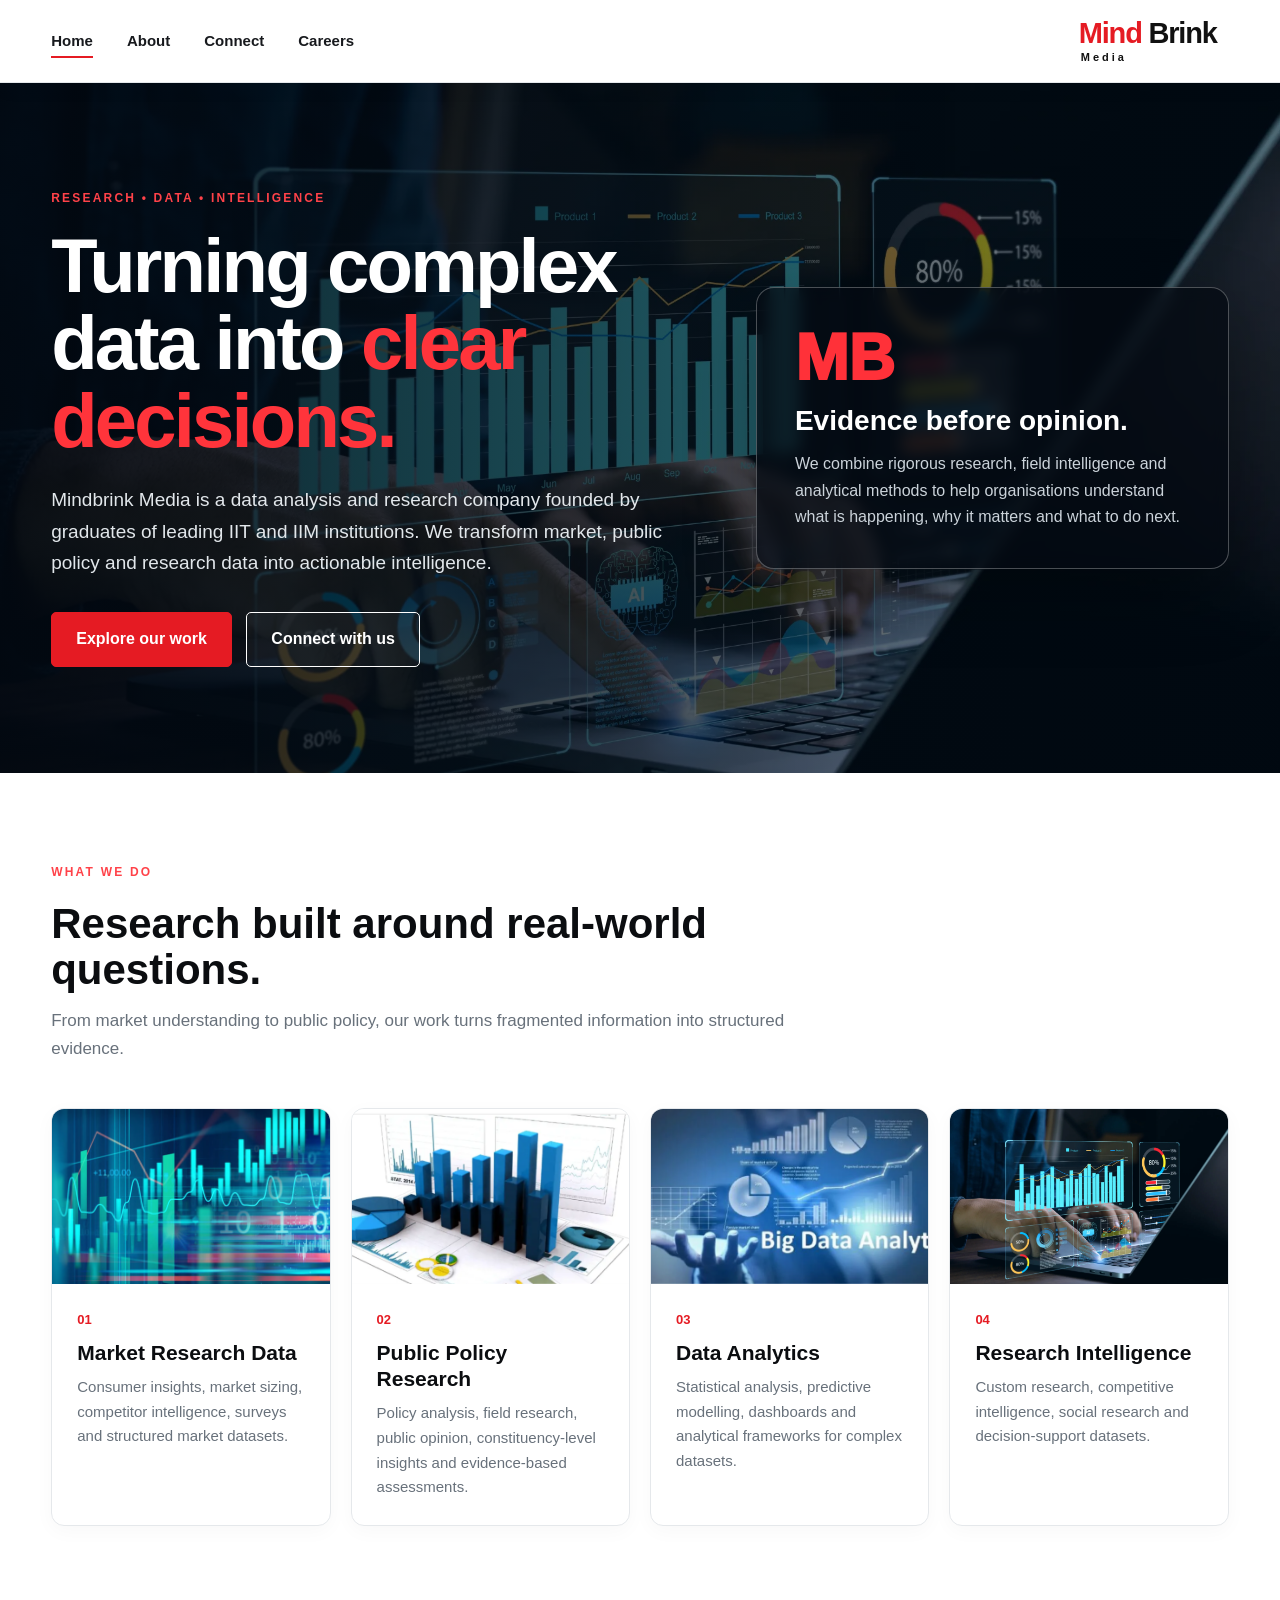
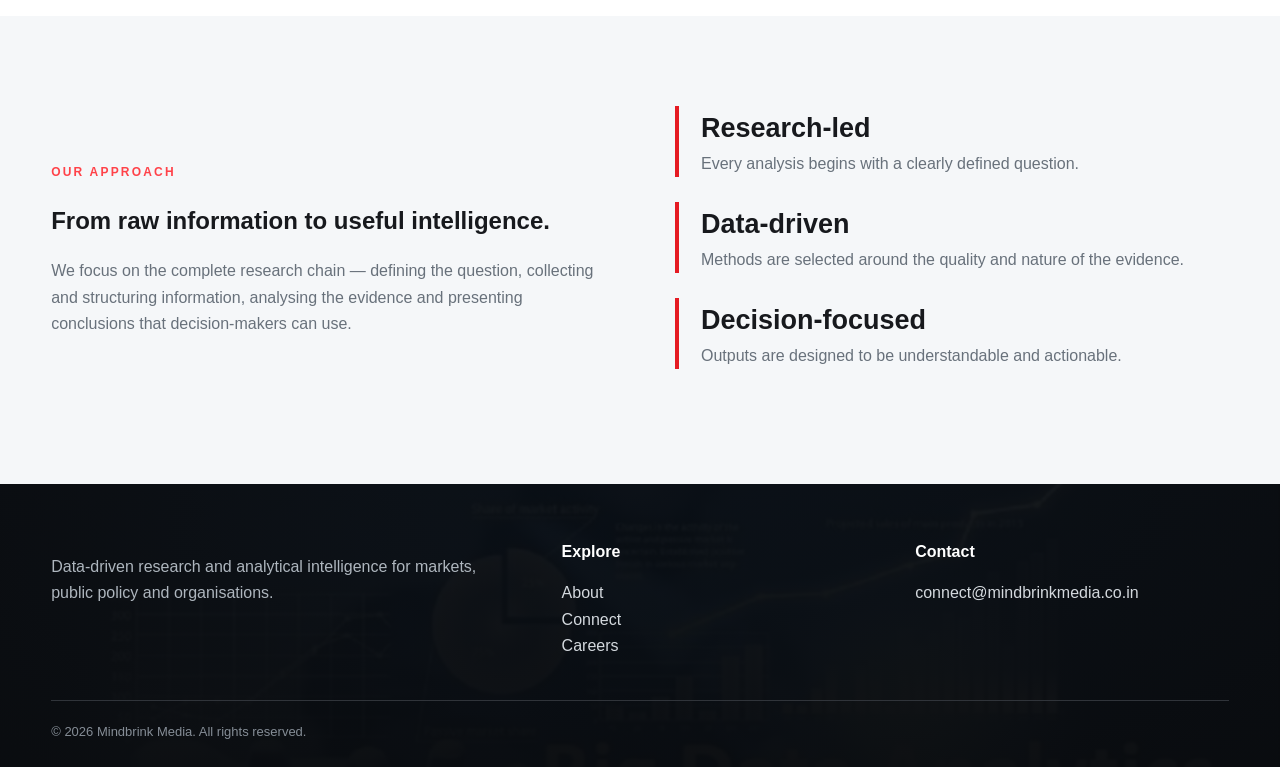
<file: index.html>
<!doctype html><html lang="en"><head><meta charset="utf-8"><meta name="viewport" content="width=device-width,initial-scale=1"><meta name="description" content="Mindbrink Media - data analysis, market research and public policy research."><title>Home | Mindbrink Media</title><link rel="stylesheet" href="assets/style.css"></head><body>
<header class="site-header"><div class="container nav">
<button class="menu-btn" aria-label="Open menu">☰</button>
<nav><ul><li><a class="active" href="index.html">Home</a></li><li><a class="" href="about.html">About</a></li><li><a class="" href="connect.html">Connect</a></li><li><a class="" href="careers.html">Careers</a></li></ul></nav>
<a class="brand" href="index.html" aria-label="Mind Brink Media"><span class="brand-main"><span class="brand-mind">Mind</span> <span class="brand-brink">Brink</span></span><span class="brand-media">Media</span></a>
</div></header><main><section class="hero"><div class="container hero-grid"><div><div class="eyebrow">Research • Data • Intelligence</div><h1>Turning complex data into <span>clear decisions.</span></h1><p>Mindbrink Media is a data analysis and research company founded by graduates of leading IIT and IIM institutions. We transform market, public policy and research data into actionable intelligence.</p><a class="btn btn-primary" href="about.html">Explore our work</a> <a class="btn btn-outline" href="connect.html">Connect with us</a></div><div class="hero-panel"><div class="mark">MB</div><h2>Evidence before opinion.</h2><p>We combine rigorous research, field intelligence and analytical methods to help organisations understand what is happening, why it matters and what to do next.</p></div></div></section>
<section><div class="container"><div class="section-head"><div class="eyebrow">What we do</div><h2>Research built around real-world questions.</h2><p>From market understanding to public policy, our work turns fragmented information into structured evidence.</p></div><div class="grid-4">
<article class="card"><img class="card-img" src="assets/images/market-research.png" alt="Market research"><div class="card-body"><div class="number">01</div><h3>Market Research Data</h3><p>Consumer insights, market sizing, competitor intelligence, surveys and structured market datasets.</p></div></article>
<article class="card"><img class="card-img" src="assets/images/analytics-charts.png" alt="Public policy research"><div class="card-body"><div class="number">02</div><h3>Public Policy Research</h3><p>Policy analysis, field research, public opinion, constituency-level insights and evidence-based assessments.</p></div></article>
<article class="card"><img class="card-img" src="assets/images/big-data.png" alt="Data analytics"><div class="card-body"><div class="number">03</div><h3>Data Analytics</h3><p>Statistical analysis, predictive modelling, dashboards and analytical frameworks for complex datasets.</p></div></article>
<article class="card"><img class="card-img" src="assets/images/data-analytics.webp" alt="Research intelligence"><div class="card-body"><div class="number">04</div><h3>Research Intelligence</h3><p>Custom research, competitive intelligence, social research and decision-support datasets.</p></div></article>
</div></div></section>
<section class="alt"><div class="container split"><div><div class="eyebrow">Our approach</div><h2>From raw information to useful intelligence.</h2><p style="margin-top:18px;color:var(--muted)">We focus on the complete research chain — defining the question, collecting and structuring information, analysing the evidence and presenting conclusions that decision-makers can use.</p></div><div><div class="stat"><strong>Research-led</strong><span>Every analysis begins with a clearly defined question.</span></div><div class="stat"><strong>Data-driven</strong><span>Methods are selected around the quality and nature of the evidence.</span></div><div class="stat"><strong>Decision-focused</strong><span>Outputs are designed to be understandable and actionable.</span></div></div></div></section></main>
<footer><div class="container"><div class="footer-grid"><div><p>Data-driven research and analytical intelligence for markets, public policy and organisations.</p></div><div><h4>Explore</h4><p><a href="about.html">About</a><br><a href="connect.html">Connect</a><br><a href="careers.html">Careers</a></p></div><div><h4>Contact</h4><p><a href="mailto:connect@mindbrinkmedia.co.in">connect@mindbrinkmedia.co.in</a></p></div></div><div class="footer-bottom">© 2026 Mindbrink Media. All rights reserved.</div></div></footer><script src="assets/script.js"></script></body></html>
</file>
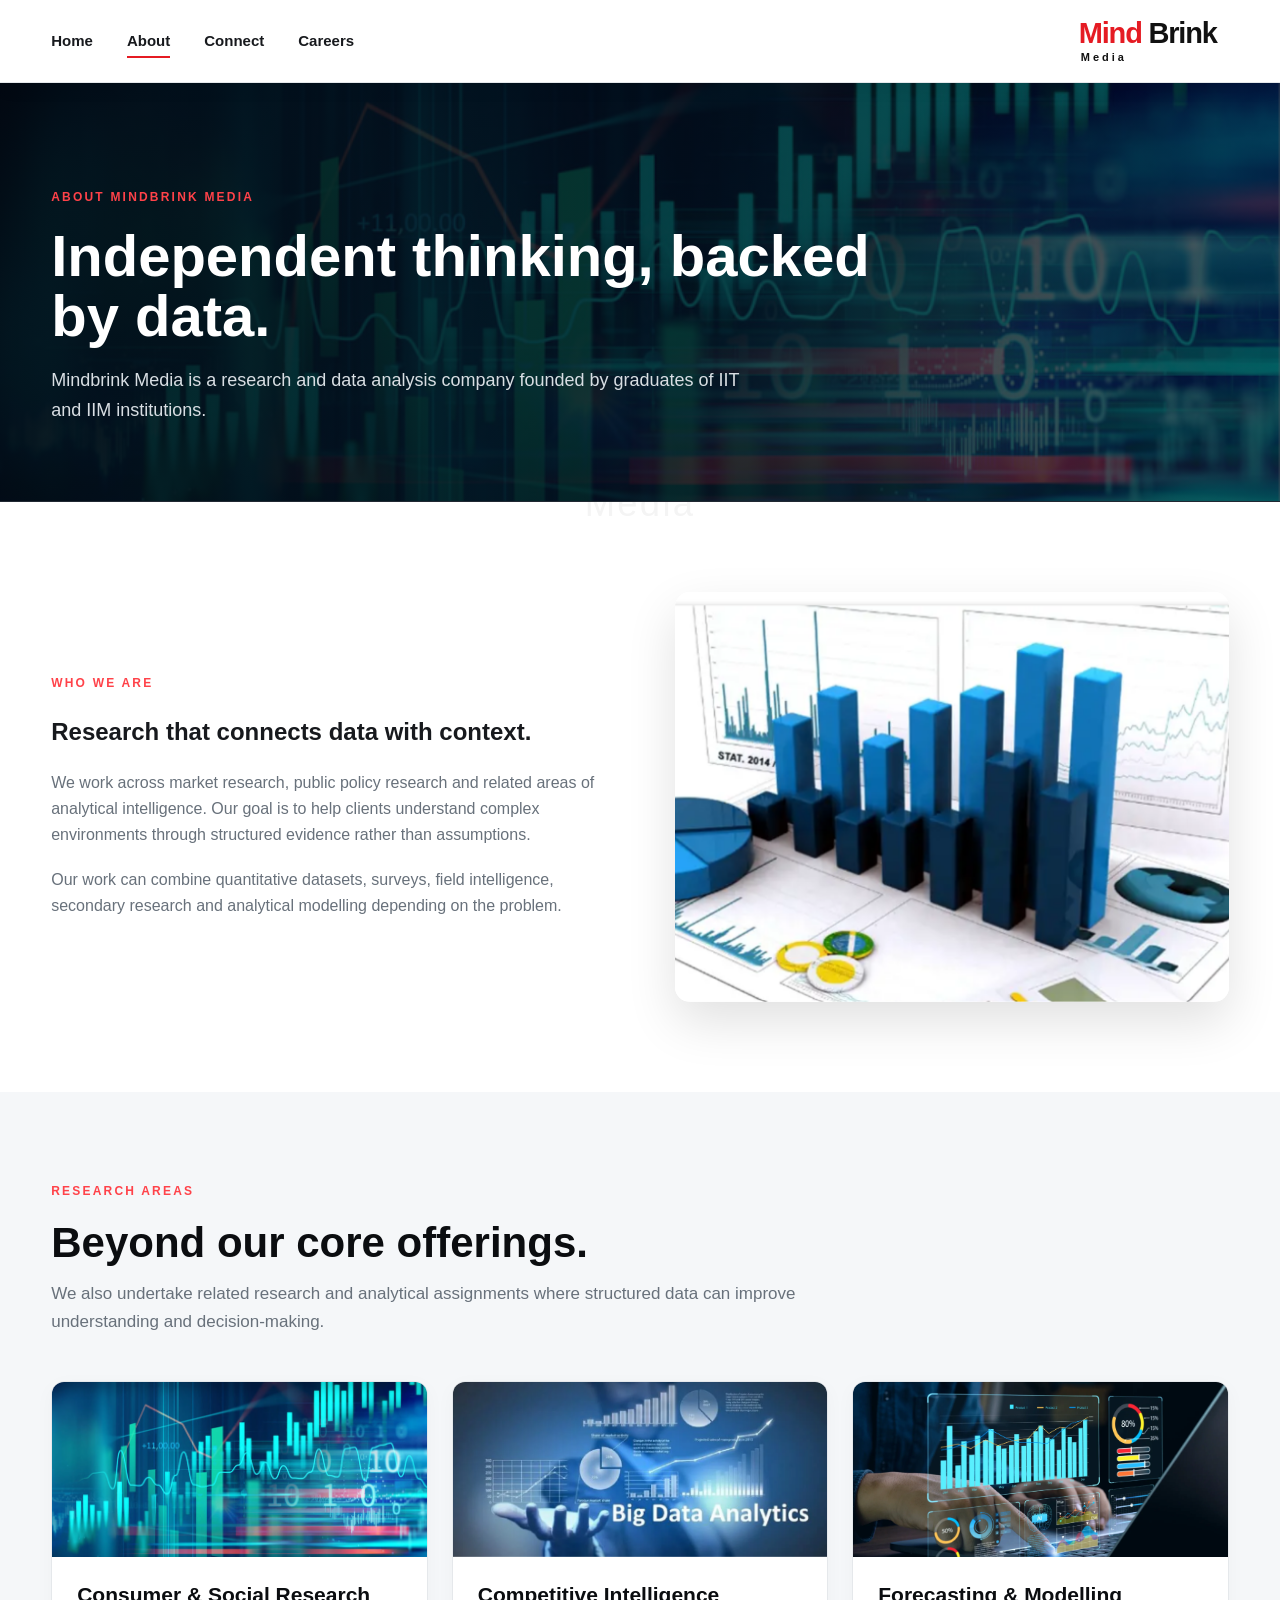
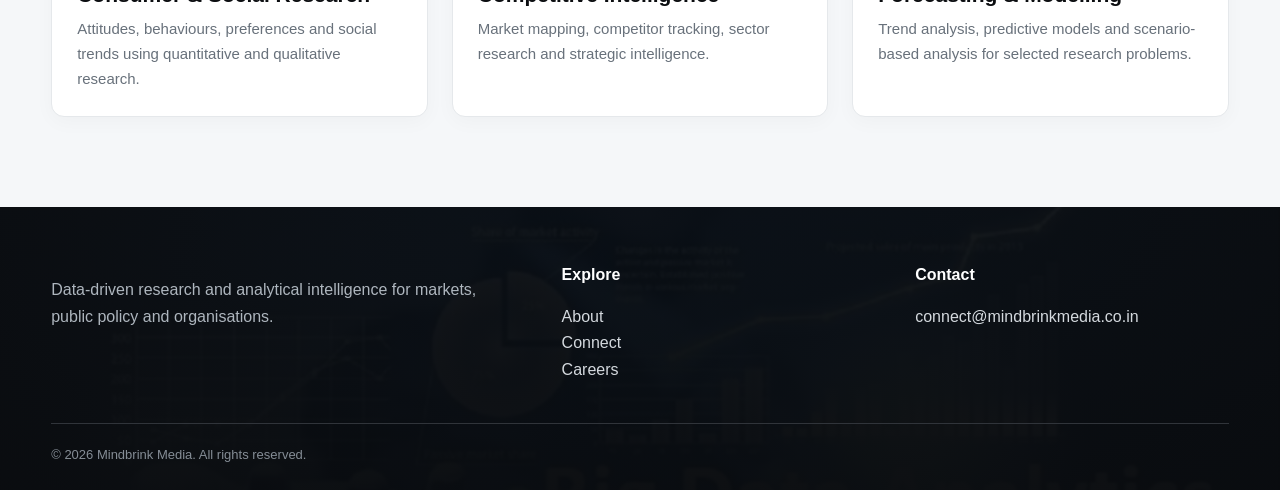
<file: about.html>
<!doctype html><html lang="en"><head><meta charset="utf-8"><meta name="viewport" content="width=device-width,initial-scale=1"><meta name="description" content="Mindbrink Media - data analysis, market research and public policy research."><title>About | Mindbrink Media</title><link rel="stylesheet" href="assets/style.css"></head><body>
<header class="site-header"><div class="container nav">
<button class="menu-btn" aria-label="Open menu">☰</button>
<nav><ul><li><a class="" href="index.html">Home</a></li><li><a class="active" href="about.html">About</a></li><li><a class="" href="connect.html">Connect</a></li><li><a class="" href="careers.html">Careers</a></li></ul></nav>
<a class="brand" href="index.html" aria-label="Mind Brink Media"><span class="brand-main"><span class="brand-mind">Mind</span> <span class="brand-brink">Brink</span></span><span class="brand-media">Media</span></a>
</div></header><main><section class="page-hero"><div class="container"><div class="eyebrow">About Mindbrink Media</div><h1>Independent thinking, backed by data.</h1><p>Mindbrink Media is a research and data analysis company founded by graduates of IIT and IIM institutions.</p></div></section>
<section><div class="container split"><div><div class="eyebrow">Who we are</div><h2>Research that connects data with context.</h2><p style="margin-top:18px;color:var(--muted)">We work across market research, public policy research and related areas of analytical intelligence. Our goal is to help clients understand complex environments through structured evidence rather than assumptions.</p><p style="margin-top:18px;color:var(--muted)">Our work can combine quantitative datasets, surveys, field intelligence, secondary research and analytical modelling depending on the problem.</p></div><img class="feature-image" src="assets/images/analytics-charts.png" alt="Analytical charts"></div></section>
<section class="alt"><div class="container"><div class="section-head"><div class="eyebrow">Research areas</div><h2>Beyond our core offerings.</h2><p>We also undertake related research and analytical assignments where structured data can improve understanding and decision-making.</p></div><div class="grid-3"><div class="card"><img class="card-img" src="assets/images/market-research.png"><div class="card-body"><h3>Consumer & Social Research</h3><p>Attitudes, behaviours, preferences and social trends using quantitative and qualitative research.</p></div></div><div class="card"><img class="card-img" src="assets/images/big-data.png"><div class="card-body"><h3>Competitive Intelligence</h3><p>Market mapping, competitor tracking, sector research and strategic intelligence.</p></div></div><div class="card"><img class="card-img" src="assets/images/data-analytics.webp"><div class="card-body"><h3>Forecasting & Modelling</h3><p>Trend analysis, predictive models and scenario-based analysis for selected research problems.</p></div></div></div></div></section></main>
<footer><div class="container"><div class="footer-grid"><div><p>Data-driven research and analytical intelligence for markets, public policy and organisations.</p></div><div><h4>Explore</h4><p><a href="about.html">About</a><br><a href="connect.html">Connect</a><br><a href="careers.html">Careers</a></p></div><div><h4>Contact</h4><p><a href="mailto:connect@mindbrinkmedia.co.in">connect@mindbrinkmedia.co.in</a></p></div></div><div class="footer-bottom">© 2026 Mindbrink Media. All rights reserved.</div></div></footer><script src="assets/script.js"></script></body></html>
</file>
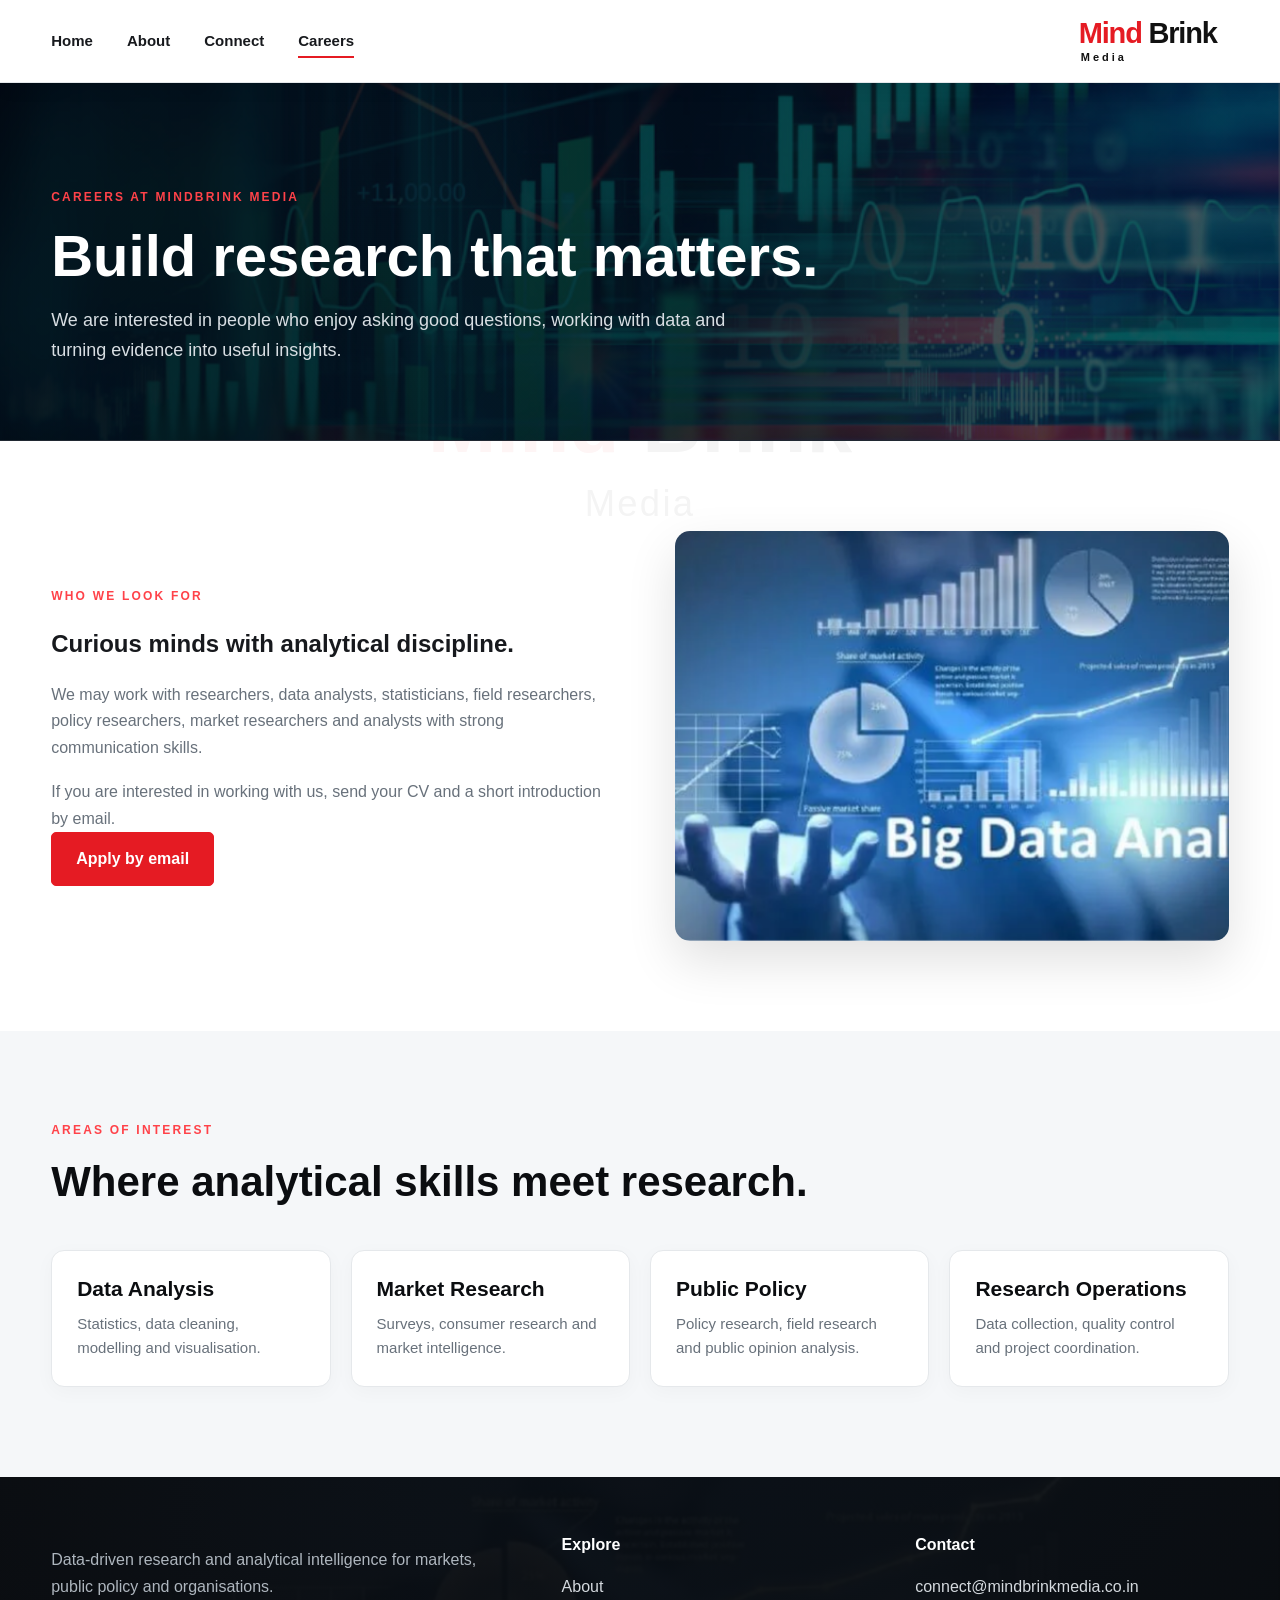
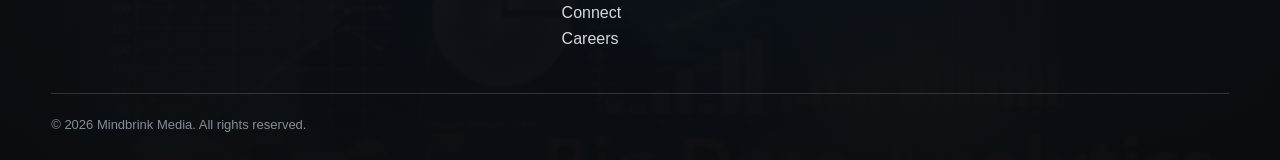
<file: careers.html>
<!doctype html><html lang="en"><head><meta charset="utf-8"><meta name="viewport" content="width=device-width,initial-scale=1"><meta name="description" content="Mindbrink Media - data analysis, market research and public policy research."><title>Careers | Mindbrink Media</title><link rel="stylesheet" href="assets/style.css"></head><body>
<header class="site-header"><div class="container nav">
<button class="menu-btn" aria-label="Open menu">☰</button>
<nav><ul><li><a class="" href="index.html">Home</a></li><li><a class="" href="about.html">About</a></li><li><a class="" href="connect.html">Connect</a></li><li><a class="active" href="careers.html">Careers</a></li></ul></nav>
<a class="brand" href="index.html" aria-label="Mind Brink Media"><span class="brand-main"><span class="brand-mind">Mind</span> <span class="brand-brink">Brink</span></span><span class="brand-media">Media</span></a>
</div></header><main><section class="page-hero"><div class="container"><div class="eyebrow">Careers at Mindbrink Media</div><h1>Build research that matters.</h1><p>We are interested in people who enjoy asking good questions, working with data and turning evidence into useful insights.</p></div></section>
<section><div class="container split"><div><div class="eyebrow">Who we look for</div><h2>Curious minds with analytical discipline.</h2><p style="margin-top:18px;color:var(--muted)">We may work with researchers, data analysts, statisticians, field researchers, policy researchers, market researchers and analysts with strong communication skills.</p><p style="margin-top:18px;color:var(--muted)">If you are interested in working with us, send your CV and a short introduction by email.</p><a class="btn btn-primary" href="mailto:connect@mindbrinkmedia.co.in?subject=Career%20Application%20-%20Mindbrink%20Media">Apply by email</a></div><img class="feature-image" src="assets/images/big-data.png" alt="Data analytics career"></div></section>
<section class="alt"><div class="container"><div class="section-head"><div class="eyebrow">Areas of interest</div><h2>Where analytical skills meet research.</h2></div><div class="grid-4"><div class="card"><div class="card-body"><h3>Data Analysis</h3><p>Statistics, data cleaning, modelling and visualisation.</p></div></div><div class="card"><div class="card-body"><h3>Market Research</h3><p>Surveys, consumer research and market intelligence.</p></div></div><div class="card"><div class="card-body"><h3>Public Policy</h3><p>Policy research, field research and public opinion analysis.</p></div></div><div class="card"><div class="card-body"><h3>Research Operations</h3><p>Data collection, quality control and project coordination.</p></div></div></div></div></section></main>
<footer><div class="container"><div class="footer-grid"><div><p>Data-driven research and analytical intelligence for markets, public policy and organisations.</p></div><div><h4>Explore</h4><p><a href="about.html">About</a><br><a href="connect.html">Connect</a><br><a href="careers.html">Careers</a></p></div><div><h4>Contact</h4><p><a href="mailto:connect@mindbrinkmedia.co.in">connect@mindbrinkmedia.co.in</a></p></div></div><div class="footer-bottom">© 2026 Mindbrink Media. All rights reserved.</div></div></footer><script src="assets/script.js"></script></body></html>
</file>
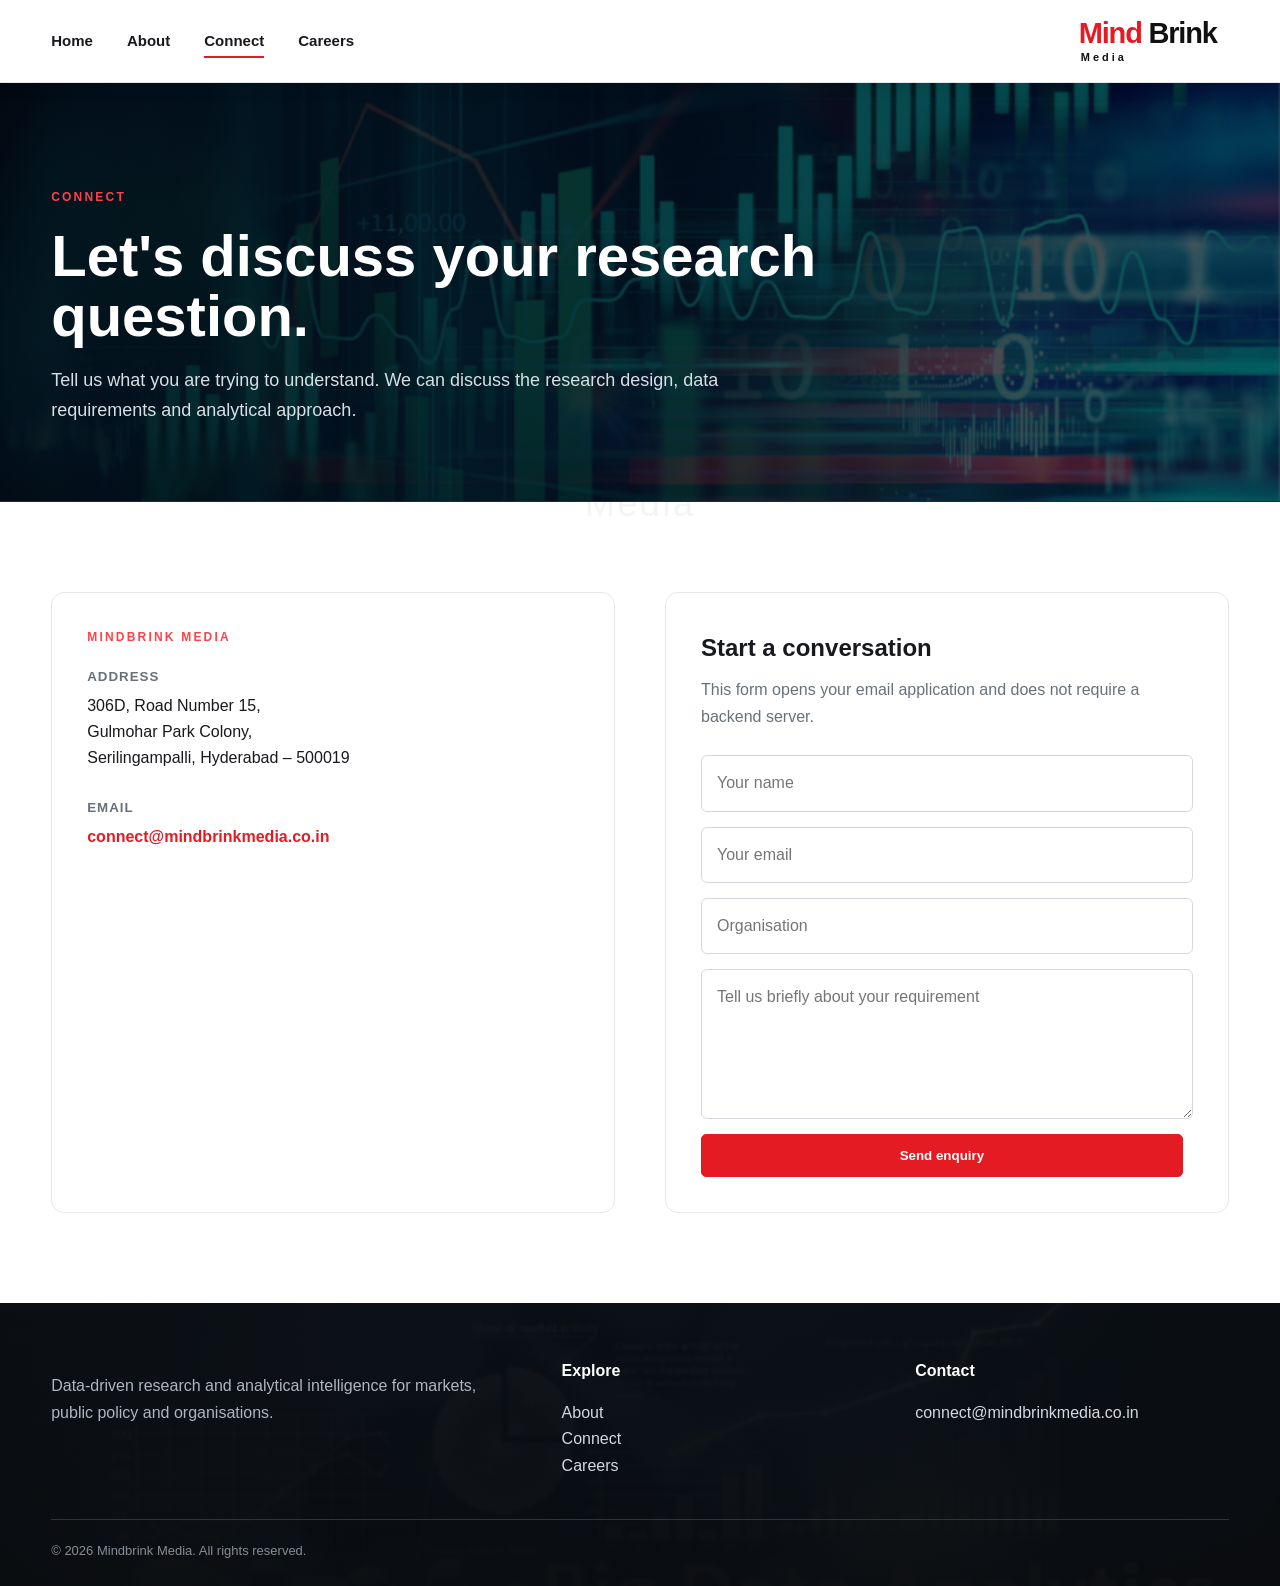
<file: connect.html>
<!doctype html><html lang="en"><head><meta charset="utf-8"><meta name="viewport" content="width=device-width,initial-scale=1"><meta name="description" content="Mindbrink Media - data analysis, market research and public policy research."><title>Connect | Mindbrink Media</title><link rel="stylesheet" href="assets/style.css"></head><body>
<header class="site-header"><div class="container nav">
<button class="menu-btn" aria-label="Open menu">☰</button>
<nav><ul><li><a class="" href="index.html">Home</a></li><li><a class="" href="about.html">About</a></li><li><a class="active" href="connect.html">Connect</a></li><li><a class="" href="careers.html">Careers</a></li></ul></nav>
<a class="brand" href="index.html" aria-label="Mind Brink Media"><span class="brand-main"><span class="brand-mind">Mind</span> <span class="brand-brink">Brink</span></span><span class="brand-media">Media</span></a>
</div></header><main><section class="page-hero"><div class="container"><div class="eyebrow">Connect</div><h1>Let's discuss your research question.</h1><p>Tell us what you are trying to understand. We can discuss the research design, data requirements and analytical approach.</p></div></section>
<section><div class="container contact-grid"><div class="contact-box"><div class="eyebrow">Mindbrink Media</div><div class="contact-item"><small>Address</small><div>306D, Road Number 15,<br>Gulmohar Park Colony,<br>Serilingampalli, Hyderabad – 500019</div></div><div class="contact-item"><small>Email</small><a href="mailto:connect@mindbrinkmedia.co.in">connect@mindbrinkmedia.co.in</a></div></div><div class="contact-box"><h2>Start a conversation</h2><p style="color:var(--muted);margin:10px 0 25px">This form opens your email application and does not require a backend server.</p><form action="mailto:connect@mindbrinkmedia.co.in" method="post" enctype="text/plain"><input name="Name" placeholder="Your name" required><input type="email" name="Email" placeholder="Your email" required><input name="Organisation" placeholder="Organisation"><textarea name="Message" placeholder="Tell us briefly about your requirement" required></textarea><button class="btn btn-primary" type="submit">Send enquiry</button></form></div></div></section></main>
<footer><div class="container"><div class="footer-grid"><div><p>Data-driven research and analytical intelligence for markets, public policy and organisations.</p></div><div><h4>Explore</h4><p><a href="about.html">About</a><br><a href="connect.html">Connect</a><br><a href="careers.html">Careers</a></p></div><div><h4>Contact</h4><p><a href="mailto:connect@mindbrinkmedia.co.in">connect@mindbrinkmedia.co.in</a></p></div></div><div class="footer-bottom">© 2026 Mindbrink Media. All rights reserved.</div></div></footer><script src="assets/script.js"></script></body></html>
</file>
<file: assets/style.css>
:root{--red:#e51b23;--dark:#090c10;--ink:#17191d;--muted:#68717b;--line:#e5e8eb;--soft:#f5f7f9;--max:1180px}
*{box-sizing:border-box;margin:0;padding:0}html{scroll-behavior:smooth}
body{font-family:Inter,Segoe UI,Arial,sans-serif;color:var(--ink);line-height:1.65;background:#fff}
img{max-width:100%;display:block}a{text-decoration:none;color:inherit}.container{width:min(92%,var(--max));margin:auto}
.site-header{position:sticky;top:0;z-index:1000;color:#111;background:rgba(255,255,255,.97);backdrop-filter:blur(12px);border-bottom:1px solid #e5e8eb;box-shadow:0 4px 18px rgba(0,0,0,.07)}
.nav{min-height:82px;display:flex;align-items:center;justify-content:space-between;gap:30px}.nav nav{margin-right:auto}

nav ul{display:flex;list-style:none;align-items:center;gap:34px}nav a{font-size:15px;font-weight:700;color:#17191d;position:relative;padding:29px 0}
nav a:after{content:"";position:absolute;left:0;bottom:20px;width:0;height:2px;background:var(--red);transition:.2s}
nav a:hover:after,nav a.active:after{width:100%}.menu-btn{display:none;border:1px solid #ffffff66;background:#ffffff10;color:#fff;border-radius:5px;padding:6px 10px;font-size:24px}

.brand{display:flex;flex-direction:column;align-items:flex-start;justify-content:center;line-height:1;text-decoration:none;min-width:150px}
.brand-main{font-size:29px;font-weight:800;letter-spacing:-1.2px;white-space:nowrap}
.brand-mind{color:var(--red)}
.brand-brink{color:#111}
.brand-media{font-size:11px;font-weight:600;letter-spacing:3px;color:#111;margin-top:4px;margin-left:2px}
body{position:relative;isolation:isolate}
body:before{content:"";position:fixed;inset:0;z-index:-1;pointer-events:none;background:url("images/mindbrink-watermark.svg") center 52%/min(760px,75vw) auto no-repeat;opacity:.045}
.hero{min-height:690px;display:flex;align-items:center;color:#fff;background:linear-gradient(90deg,#020810e8,#020a12b3,#0208106b),url("images/data-analytics.webp") center/cover}
.hero-grid{display:grid;grid-template-columns:1.15fr .85fr;gap:65px;align-items:center}.eyebrow{color:#ff4249;font-weight:800;text-transform:uppercase;letter-spacing:2.2px;font-size:12px;margin-bottom:18px}
.hero h1{font-size:clamp(44px,6vw,76px);line-height:1.02;letter-spacing:-2.8px;max-width:800px}.hero h1 span{color:#ff343b}
.hero p{font-size:19px;color:#e2e7eb;max-width:690px;margin:25px 0 34px}
.btn{display:inline-block;padding:13px 24px;border-radius:5px;font-weight:800;border:1px solid #fff;margin-right:10px;transition:.2s;cursor:pointer}
.btn-primary{background:var(--red);border-color:var(--red);color:#fff}.btn-primary:hover{background:#b90f16}.btn-outline{color:#fff;background:#ffffff08}.btn-outline:hover{background:#fff;color:#111}
.hero-panel{border:1px solid #ffffff47;background:#050b12b8;backdrop-filter:blur(8px);border-radius:18px;padding:38px;box-shadow:0 25px 70px #00000047}.hero-panel .mark{font-size:64px;font-weight:950;color:#ff3139;line-height:1}.hero-panel h2{font-size:28px;line-height:1.2;margin:14px 0}.hero-panel p{font-size:16px;color:#cbd3da;margin:0}
section{padding:90px 0}.section-head{max-width:760px;margin-bottom:45px}.section-head h2{font-size:42px;line-height:1.1;color:#0b0d10;margin-bottom:14px}.section-head p{color:var(--muted);font-size:17px}
.grid-4{display:grid;grid-template-columns:repeat(4,1fr);gap:20px}.grid-3{display:grid;grid-template-columns:repeat(3,1fr);gap:24px}
.card{border:1px solid var(--line);border-radius:13px;overflow:hidden;background:#fff;transition:.22s;box-shadow:0 5px 20px #00000008}.card:hover{transform:translateY(-5px);box-shadow:0 18px 40px #00000017}
.card-img{width:100%;height:175px;object-fit:cover}.card-body{padding:25px}.card .number{color:var(--red);font-weight:900;font-size:13px;margin-bottom:9px}.card h3{font-size:21px;margin-bottom:9px;color:#0b0d10;line-height:1.25}.card p{color:var(--muted);font-size:15px}
.alt{background:var(--soft)}.split{display:grid;grid-template-columns:1fr 1fr;gap:70px;align-items:center}.feature-image{border-radius:15px;width:100%;height:410px;object-fit:cover;box-shadow:0 20px 50px #0000001f}
.stat{border-left:4px solid var(--red);padding-left:22px;margin-bottom:25px}.stat strong{display:block;font-size:27px}.stat span{color:var(--muted)}
.page-hero{padding:105px 0 75px;color:#fff;border-bottom:1px solid #202832;background:linear-gradient(90deg,#02070de6,#02070da6),url("images/market-research.png") center/cover}
.page-hero h1{font-size:58px;line-height:1.04;max-width:850px}.page-hero p{margin-top:20px;max-width:720px;color:#d8dee3;font-size:18px}
.contact-grid{display:grid;grid-template-columns:1fr 1fr;gap:50px}.contact-box{padding:35px;border:1px solid var(--line);border-radius:13px;background:#fff}.contact-item{margin-bottom:25px}.contact-item small{display:block;color:var(--muted);text-transform:uppercase;letter-spacing:1px;font-weight:800;margin-bottom:5px}.contact-item a{color:var(--red);font-weight:800}
form{display:grid;gap:15px}input,textarea{width:100%;padding:14px 15px;border:1px solid #d5d9de;border-radius:6px;font:inherit;outline:none}input:focus,textarea:focus{border-color:var(--red)}textarea{min-height:150px;resize:vertical}
footer{background:#090b0e;color:#fff;padding:55px 0 25px;background-image:linear-gradient(#090b0ef0,#090b0efa),url("images/big-data.png");background-position:center;background-size:cover}
.footer-grid{display:grid;grid-template-columns:1.2fr .8fr .8fr;gap:40px}footer p{color:#aeb6be;margin-top:15px;max-width:430px}footer h4{margin-bottom:12px}footer a{color:#d4d9de}.footer-bottom{border-top:1px solid #30343a;margin-top:40px;padding-top:20px;color:#858d96;font-size:13px}
@media(max-width:950px){.hero-grid,.split,.contact-grid{grid-template-columns:1fr}.grid-4{grid-template-columns:repeat(2,1fr)}.grid-3{grid-template-columns:1fr}
.brand{display:flex;flex-direction:column;align-items:flex-start;justify-content:center;line-height:1;text-decoration:none;min-width:150px}
.brand-main{font-size:29px;font-weight:800;letter-spacing:-1.2px;white-space:nowrap}
.brand-mind{color:var(--red)}
.brand-brink{color:#111}
.brand-media{font-size:11px;font-weight:600;letter-spacing:3px;color:#111;margin-top:4px;margin-left:2px}
body{position:relative;isolation:isolate}
body:before{content:"";position:fixed;inset:0;z-index:-1;pointer-events:none;background:url("images/mindbrink-watermark.svg") center 52%/min(760px,75vw) auto no-repeat;opacity:.045}
.hero{padding:80px 0}}
@media(max-width:700px){.nav{min-height:70px}.menu-btn{display:block;color:#111;border-color:#cfd4d9;background:#fff;order:1}.nav nav{order:2}.brand{order:3;min-width:auto}.brand-main{font-size:22px}.brand-media{font-size:9px;letter-spacing:2px}nav{display:none;position:absolute;top:70px;left:0;width:100%;background:#fff;border-bottom:1px solid #e5e8eb}nav.open{display:block}nav ul{flex-direction:column;align-items:flex-start;padding:18px 4%;gap:0}nav a{display:block;padding:11px 0;width:100%;color:#17191d}.hero h1,.page-hero h1{font-size:43px;letter-spacing:-1.5px}.grid-4{grid-template-columns:1fr}section{padding:65px 0}.section-head h2{font-size:34px}.feature-image{height:280px}.footer-grid{grid-template-columns:1fr}}
</file>
